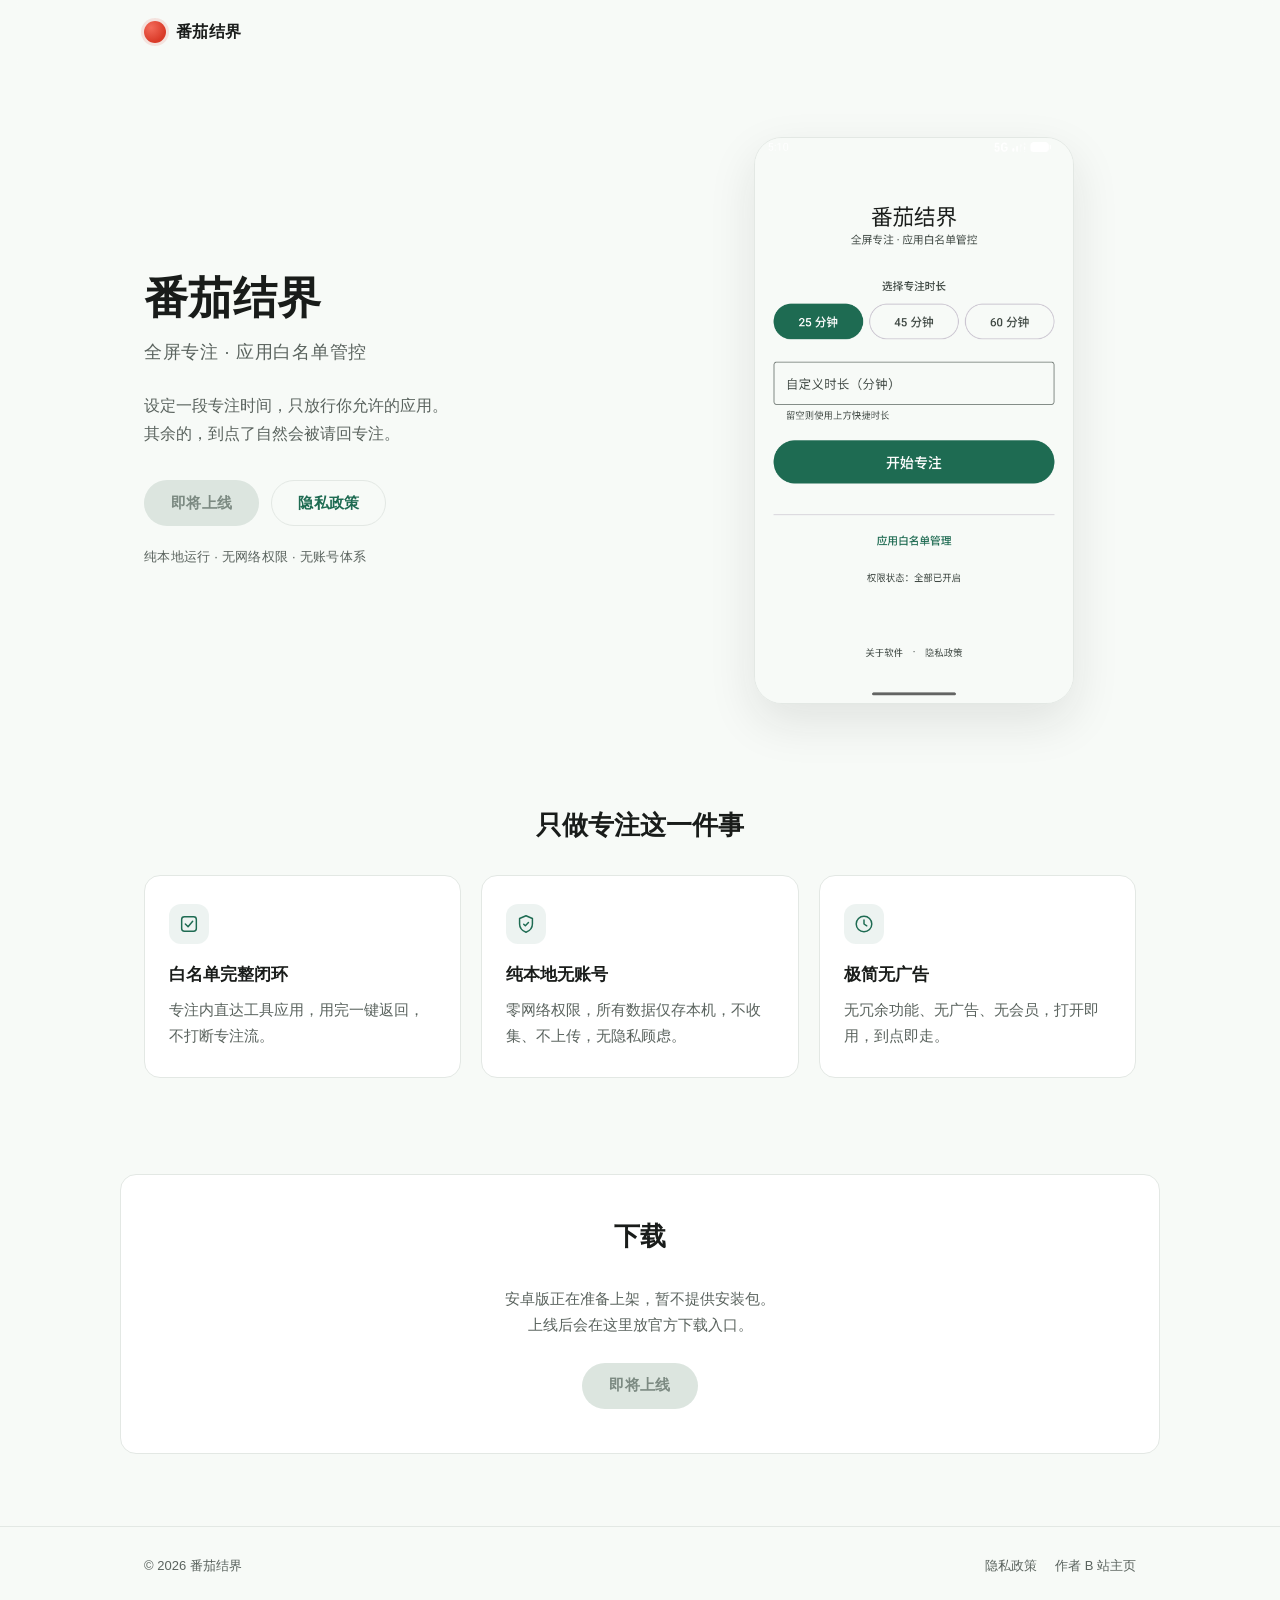
<file: index.html>
<!DOCTYPE html>
<html lang="zh-CN">
<head>
<meta charset="UTF-8">
<meta name="viewport" content="width=device-width, initial-scale=1.0">
<title>番茄结界 · 全屏专注，白名单管控</title>
<meta name="description" content="番茄结界是一款纯本地安卓专注工具：全屏番茄钟 + 应用白名单管控，零网络权限，所有数据仅保存在本机。">
<meta name="theme-color" content="#1E6B52">
<link rel="stylesheet" href="assets/css/style.css">
</head>
<body>

<header class="site-header">
  <div class="wrap header-inner">
    <a class="brand" href="./">
      <span class="brand-mark" aria-hidden="true"></span>
      <span class="brand-name">番茄结界</span>
    </a>
    <!-- 多语言位预留：后续加 <div class="lang-switch">…</div> -->
  </div>
</header>

<main>

  <section class="hero">
    <div class="wrap hero-inner">
      <div class="hero-copy">
        <h1>番茄结界</h1>
        <p class="hero-sub">全屏专注 · 应用白名单管控</p>
        <p class="hero-lead">
          设定一段专注时间，只放行你允许的应用。<br>
          其余的，到点了自然会被请回专注。
        </p>
        <div class="hero-actions">
          <span class="btn btn-primary is-disabled" aria-disabled="true">即将上线</span>
          <a class="btn btn-ghost" href="privacy/">隐私政策</a>
        </div>
        <p class="hero-note">纯本地运行 · 无网络权限 · 无账号体系</p>
      </div>
      <div class="hero-visual">
        <img src="assets/img/app-home.png" width="1080" height="1920"
             alt="番茄结界主界面：选择专注时长并开始专注" loading="eager">
      </div>
    </div>
  </section>

  <section class="features" id="features">
    <div class="wrap">
      <h2 class="section-title">只做专注这一件事</h2>
      <div class="feature-grid">

        <article class="feature">
          <span class="feature-icon" aria-hidden="true">
            <svg viewBox="0 0 24 24" fill="none" stroke="currentColor" stroke-width="1.6"
                 stroke-linecap="round" stroke-linejoin="round">
              <rect x="4" y="4" width="16" height="16" rx="3"></rect>
              <path d="M8 12l3 3 5-6"></path>
            </svg>
          </span>
          <h3>白名单完整闭环</h3>
          <p>专注内直达工具应用，用完一键返回，不打断专注流。</p>
        </article>

        <article class="feature">
          <span class="feature-icon" aria-hidden="true">
            <svg viewBox="0 0 24 24" fill="none" stroke="currentColor" stroke-width="1.6"
                 stroke-linecap="round" stroke-linejoin="round">
              <path d="M12 3l7 3v6c0 4.2-2.9 7.4-7 9-4.1-1.6-7-4.8-7-9V6l7-3z"></path>
              <path d="M9.5 12.2l1.8 1.8 3.4-3.6"></path>
            </svg>
          </span>
          <h3>纯本地无账号</h3>
          <p>零网络权限，所有数据仅存本机，不收集、不上传，无隐私顾虑。</p>
        </article>

        <article class="feature">
          <span class="feature-icon" aria-hidden="true">
            <svg viewBox="0 0 24 24" fill="none" stroke="currentColor" stroke-width="1.6"
                 stroke-linecap="round" stroke-linejoin="round">
              <circle cx="12" cy="12" r="8.5"></circle>
              <path d="M12 7.5V12l3 2"></path>
            </svg>
          </span>
          <h3>极简无广告</h3>
          <p>无冗余功能、无广告、无会员，打开即用，到点即走。</p>
        </article>

        <!-- 扩展位：产品对比模块（/compare/）建成后在此插入引导入口 -->
      </div>
    </div>
  </section>

  <section class="download" id="download">
    <div class="wrap download-inner">
      <h2 class="section-title">下载</h2>
      <p class="download-text">
        安卓版正在准备上架，暂不提供安装包。<br>
        上线后会在这里放官方下载入口。
      </p>
      <span class="btn btn-primary is-disabled" aria-disabled="true">即将上线</span>
      <!-- 扩展位：下载中心（/download/）建成后替换为多入口卡片 -->
    </div>
  </section>

</main>

<footer class="site-footer">
  <div class="wrap footer-inner">
    <p class="copyright">© 2026 番茄结界</p>
    <nav class="footer-nav" aria-label="页脚导航">
      <a href="privacy/">隐私政策</a>
      <a href="https://space.bilibili.com/168593217" target="_blank" rel="noopener">作者 B 站主页</a>
      <!--
        预留入口（对应页面建好后取消注释）：
        <a href="download/">下载中心</a>
        <a href="features/">功能详解</a>
        <a href="changelog/">更新日志</a>
        <a href="faq/">常见问题</a>
        <a href="feedback/">用户反馈</a>
        <a href="compare/">产品对比</a>
        <a href="docs/">开发者</a>
      -->
    </nav>
  </div>
</footer>

</body>
</html>
</file>
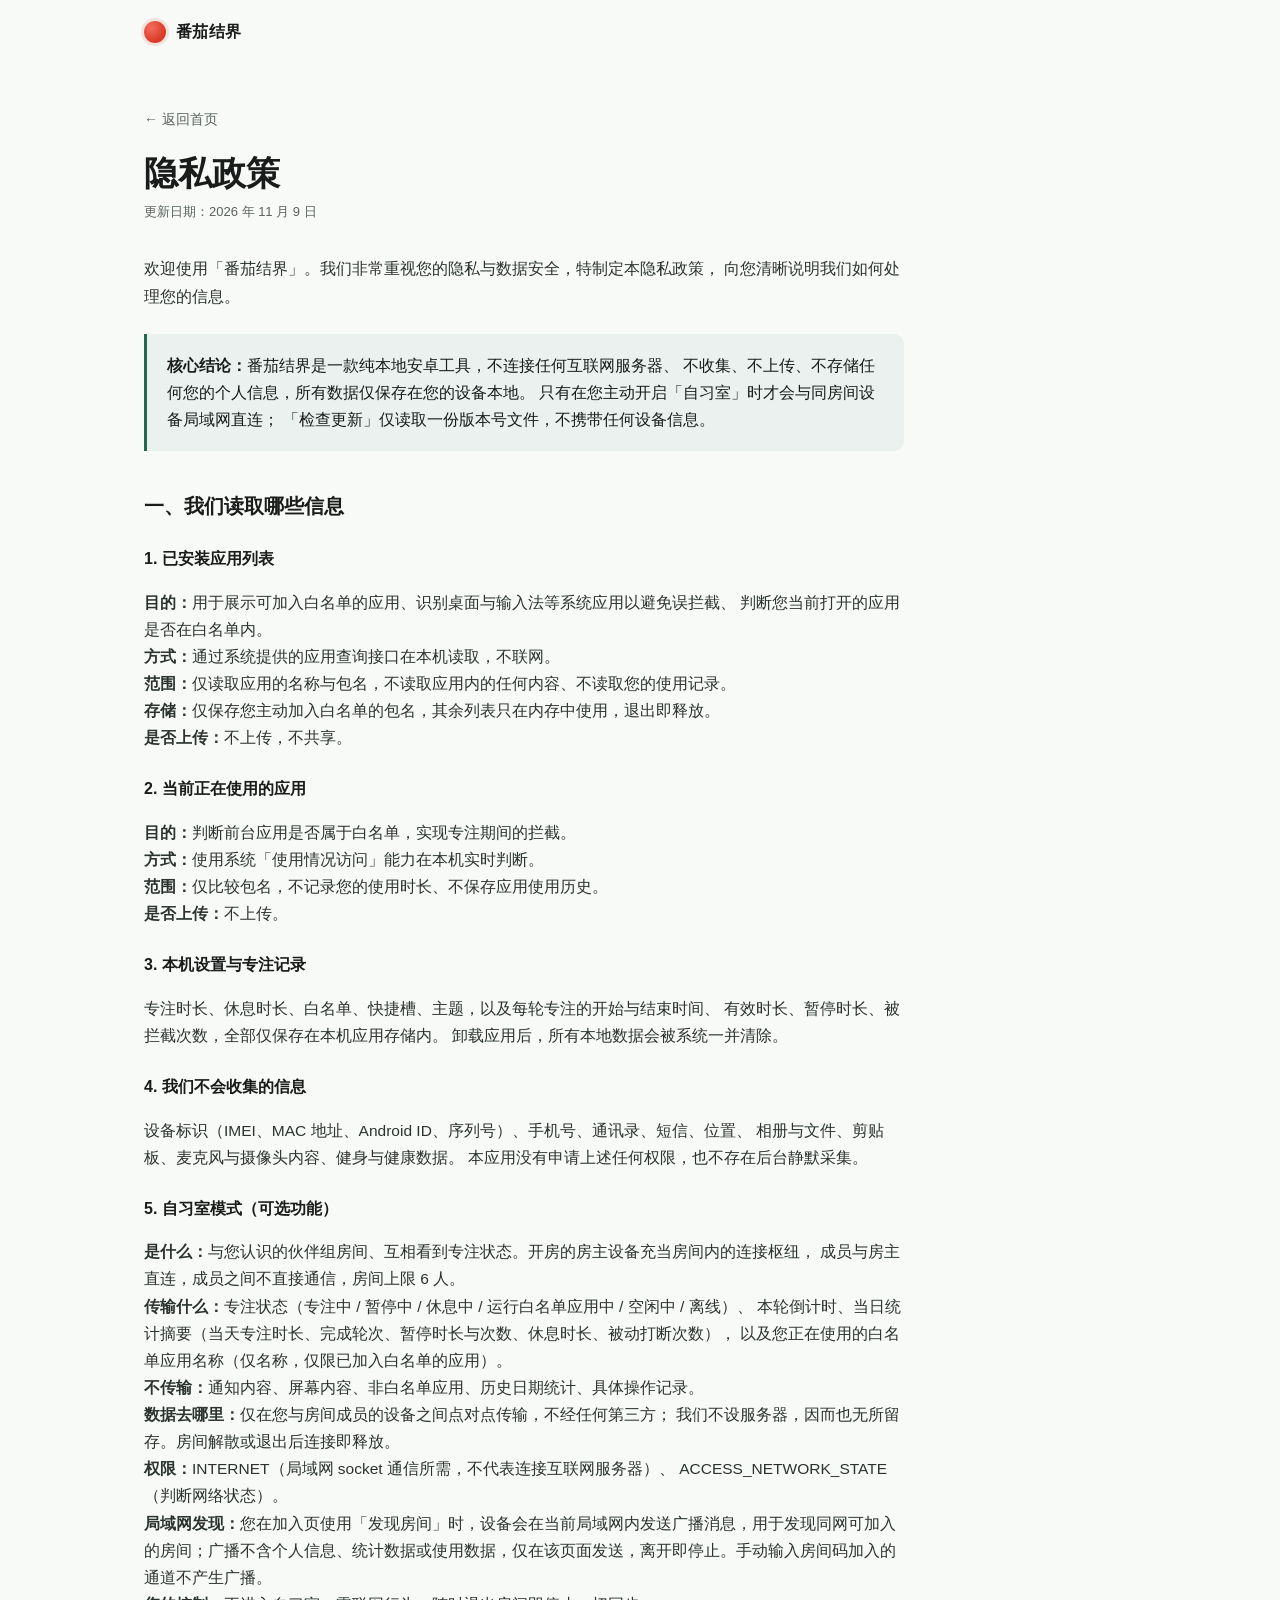
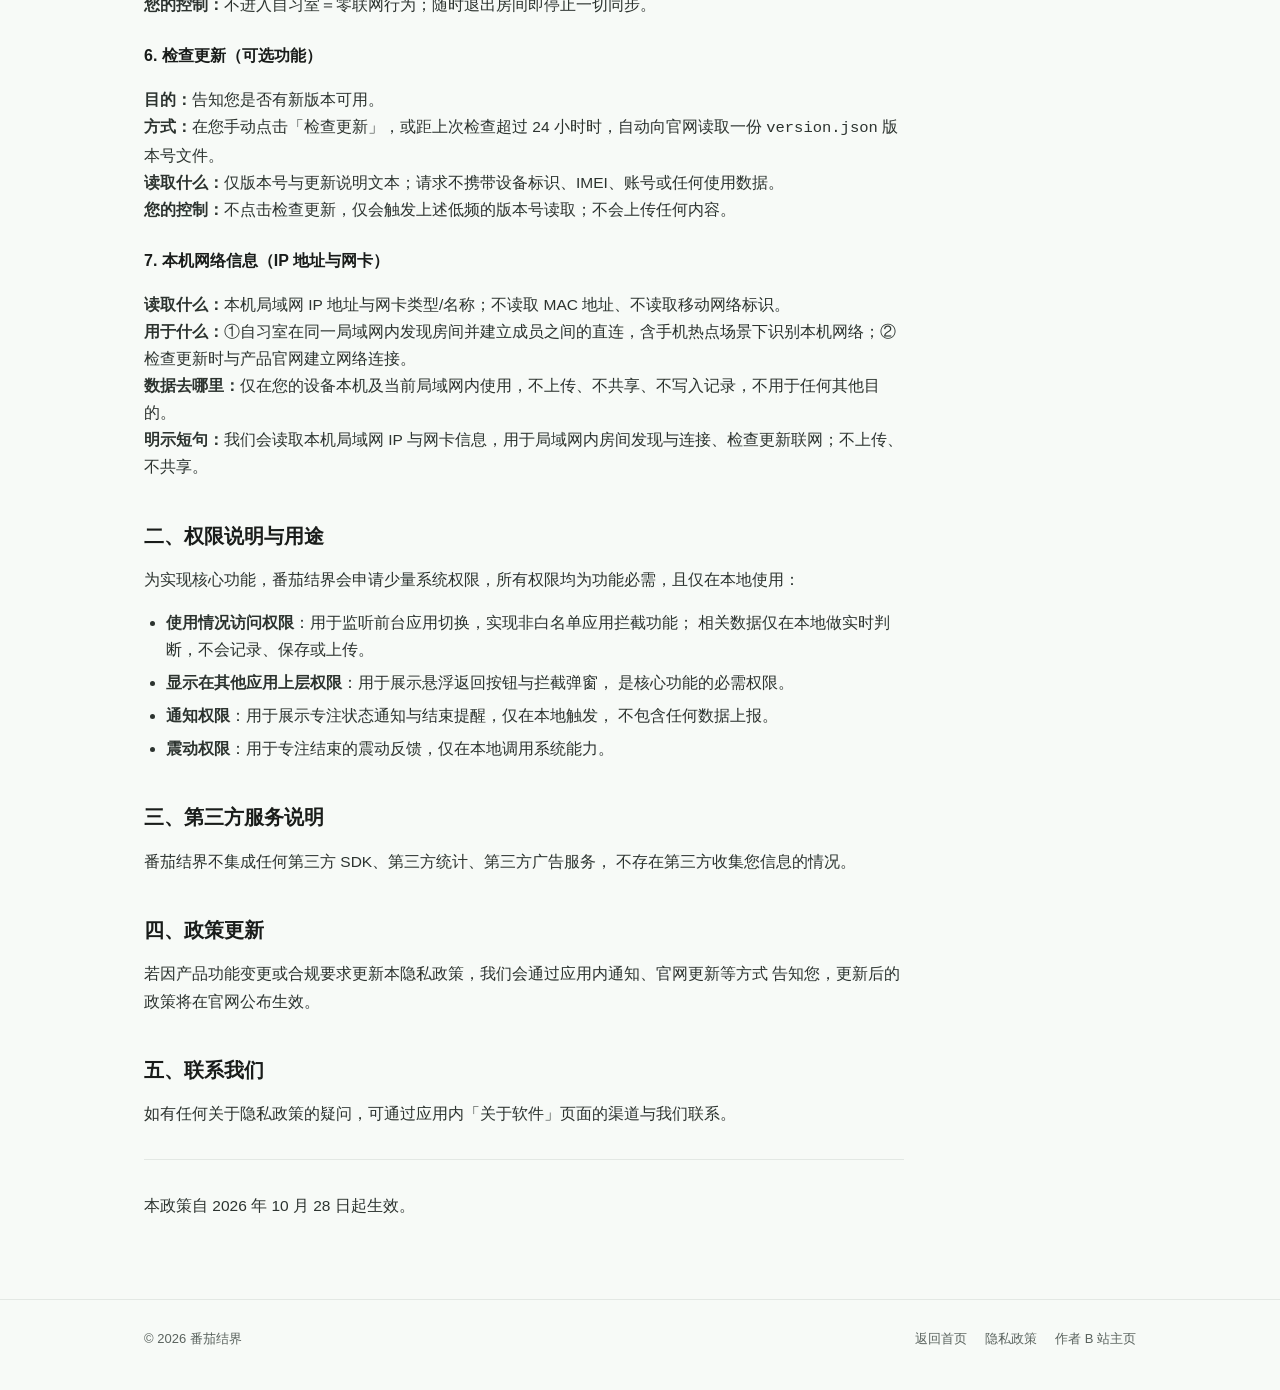
<file: privacy/index.html>
<!DOCTYPE html>
<html lang="zh-CN">
<head>
<meta charset="UTF-8">
<meta name="viewport" content="width=device-width, initial-scale=1.0">
<title>隐私政策 · 番茄结界</title>
<meta name="description" content="番茄结界隐私政策：纯本地安卓专注工具，不上传、不收集个人信息；仅在自习室与检查更新时产生必要的局域网点对点通信与版本号读取。">
<meta name="theme-color" content="#1E6B52">
<link rel="stylesheet" href="../assets/css/style.css">
</head>
<body>

<header class="site-header">
  <div class="wrap header-inner">
    <a class="brand" href="../">
      <span class="brand-mark" aria-hidden="true"></span>
      <span class="brand-name">番茄结界</span>
    </a>
  </div>
</header>

<main class="wrap">

  <div class="doc-header">
    <a class="doc-back" href="../">← 返回首页</a>
    <h1 class="doc-title">隐私政策</h1>
    <p class="doc-meta">更新日期：2026 年 11 月 9 日</p>
  </div>

  <article class="doc">

    <p>
      欢迎使用「番茄结界」。我们非常重视您的隐私与数据安全，特制定本隐私政策，
      向您清晰说明我们如何处理您的信息。
    </p>

    <div class="callout">
      <p>
        <strong>核心结论：</strong>番茄结界是一款纯本地安卓工具，不连接任何互联网服务器、
        不收集、不上传、不存储任何您的个人信息，所有数据仅保存在您的设备本地。
        只有在您主动开启「自习室」时才会与同房间设备局域网直连；
        「检查更新」仅读取一份版本号文件，不携带任何设备信息。
      </p>
    </div>

    <h2>一、我们读取哪些信息</h2>

    <h3>1. 已安装应用列表</h3>
    <p>
      <strong>目的：</strong>用于展示可加入白名单的应用、识别桌面与输入法等系统应用以避免误拦截、
      判断您当前打开的应用是否在白名单内。<br>
      <strong>方式：</strong>通过系统提供的应用查询接口在本机读取，不联网。<br>
      <strong>范围：</strong>仅读取应用的名称与包名，不读取应用内的任何内容、不读取您的使用记录。<br>
      <strong>存储：</strong>仅保存您主动加入白名单的包名，其余列表只在内存中使用，退出即释放。<br>
      <strong>是否上传：</strong>不上传，不共享。
    </p>

    <h3>2. 当前正在使用的应用</h3>
    <p>
      <strong>目的：</strong>判断前台应用是否属于白名单，实现专注期间的拦截。<br>
      <strong>方式：</strong>使用系统「使用情况访问」能力在本机实时判断。<br>
      <strong>范围：</strong>仅比较包名，不记录您的使用时长、不保存应用使用历史。<br>
      <strong>是否上传：</strong>不上传。
    </p>

    <h3>3. 本机设置与专注记录</h3>
    <p>
      专注时长、休息时长、白名单、快捷槽、主题，以及每轮专注的开始与结束时间、
      有效时长、暂停时长、被拦截次数，全部仅保存在本机应用存储内。
      卸载应用后，所有本地数据会被系统一并清除。
    </p>

    <h3>4. 我们不会收集的信息</h3>
    <p>
      设备标识（IMEI、MAC 地址、Android ID、序列号）、手机号、通讯录、短信、位置、
      相册与文件、剪贴板、麦克风与摄像头内容、健身与健康数据。
      本应用没有申请上述任何权限，也不存在后台静默采集。
    </p>

    <h3>5. 自习室模式（可选功能）</h3>
    <p>
      <strong>是什么：</strong>与您认识的伙伴组房间、互相看到专注状态。开房的房主设备充当房间内的连接枢纽，
      成员与房主直连，成员之间不直接通信，房间上限 6 人。<br>
      <strong>传输什么：</strong>专注状态（专注中 / 暂停中 / 休息中 / 运行白名单应用中 / 空闲中 / 离线）、
      本轮倒计时、当日统计摘要（当天专注时长、完成轮次、暂停时长与次数、休息时长、被动打断次数），
      以及您正在使用的白名单应用名称（仅名称，仅限已加入白名单的应用）。<br>
      <strong>不传输：</strong>通知内容、屏幕内容、非白名单应用、历史日期统计、具体操作记录。<br>
      <strong>数据去哪里：</strong>仅在您与房间成员的设备之间点对点传输，不经任何第三方；
      我们不设服务器，因而也无所留存。房间解散或退出后连接即释放。<br>
      <strong>权限：</strong>INTERNET（局域网 socket 通信所需，不代表连接互联网服务器）、
      ACCESS_NETWORK_STATE（判断网络状态）。<br>
      <strong>局域网发现：</strong>您在加入页使用「发现房间」时，设备会在当前局域网内发送广播消息，用于发现同网可加入的房间；广播不含个人信息、统计数据或使用数据，仅在该页面发送，离开即停止。手动输入房间码加入的通道不产生广播。<br>
      <strong>您的控制：</strong>不进入自习室＝零联网行为；随时退出房间即停止一切同步。

    <h3>6. 检查更新（可选功能）</h3>
    <p>
      <strong>目的：</strong>告知您是否有新版本可用。<br>
      <strong>方式：</strong>在您手动点击「检查更新」，或距上次检查超过 24 小时时，自动向官网读取一份
      <code>version.json</code> 版本号文件。<br>
      <strong>读取什么：</strong>仅版本号与更新说明文本；请求不携带设备标识、IMEI、账号或任何使用数据。<br>
      <strong>您的控制：</strong>不点击检查更新，仅会触发上述低频的版本号读取；不会上传任何内容。
    </p>

    <h3>7. 本机网络信息（IP 地址与网卡）</h3>
    <p>
      <strong>读取什么：</strong>本机局域网 IP 地址与网卡类型/名称；不读取 MAC 地址、不读取移动网络标识。<br>
      <strong>用于什么：</strong>①自习室在同一局域网内发现房间并建立成员之间的直连，含手机热点场景下识别本机网络；②检查更新时与产品官网建立网络连接。<br>
      <strong>数据去哪里：</strong>仅在您的设备本机及当前局域网内使用，不上传、不共享、不写入记录，不用于任何其他目的。<br>
      <strong>明示短句：</strong>我们会读取本机局域网 IP 与网卡信息，用于局域网内房间发现与连接、检查更新联网；不上传、不共享。
    </p>

    <h2>二、权限说明与用途</h2>
    <p>为实现核心功能，番茄结界会申请少量系统权限，所有权限均为功能必需，且仅在本地使用：</p>

    <ul>
      <li>
        <strong>使用情况访问权限</strong>：用于监听前台应用切换，实现非白名单应用拦截功能；
        相关数据仅在本地做实时判断，不会记录、保存或上传。
      </li>
      <li>
        <strong>显示在其他应用上层权限</strong>：用于展示悬浮返回按钮与拦截弹窗，
        是核心功能的必需权限。
      </li>
      <li>
        <strong>通知权限</strong>：用于展示专注状态通知与结束提醒，仅在本地触发，
        不包含任何数据上报。
      </li>
      <li>
        <strong>震动权限</strong>：用于专注结束的震动反馈，仅在本地调用系统能力。
      </li>
    </ul>

    <h2>三、第三方服务说明</h2>
    <p>
      番茄结界不集成任何第三方 SDK、第三方统计、第三方广告服务，
      不存在第三方收集您信息的情况。
    </p>

    <h2>四、政策更新</h2>
    <p>
      若因产品功能变更或合规要求更新本隐私政策，我们会通过应用内通知、官网更新等方式
      告知您，更新后的政策将在官网公布生效。
    </p>

    <h2>五、联系我们</h2>
    <p>
      如有任何关于隐私政策的疑问，可通过应用内「关于软件」页面的渠道与我们联系。
    </p>

    <hr>
    <p class="doc-meta">本政策自 2026 年 10 月 28 日起生效。</p>

  </article>

</main>

<footer class="site-footer">
  <div class="wrap footer-inner">
    <p class="copyright">© 2026 番茄结界</p>
    <nav class="footer-nav" aria-label="页脚导航">
      <a href="../">返回首页</a>
      <a href="./">隐私政策</a>
      <a href="https://space.bilibili.com/168593217" target="_blank" rel="noopener">作者 B 站主页</a>
    </nav>
  </div>
</footer>

</body>
</html>
</file>
<file: assets/css/style.css>
/* 番茄结界官网 · 全站样式
   设计约束：深绿 + 浅米白、大留白、无冗余装饰、纯本地无外部字体/CDN */

:root {
  --green:        #1E6B52;
  --green-strong: #175642;
  --bg:           #F7FAF7;
  --surface:      #FFFFFF;
  --text:         #191C1A;
  --text-muted:   #5A635E;
  --line:         #E3E8E4;
  --radius:       16px;
  --radius-sm:    10px;
  --wrap:         1040px;
  --font: -apple-system, BlinkMacSystemFont, "PingFang SC", "Hiragino Sans GB",
          "Microsoft YaHei", "Source Han Sans SC", sans-serif;
}

* { box-sizing: border-box; }

html { -webkit-text-size-adjust: 100%; }

body {
  margin: 0;
  background: var(--bg);
  color: var(--text);
  font-family: var(--font);
  font-size: 16px;
  line-height: 1.75;
  -webkit-font-smoothing: antialiased;
}

img { max-width: 100%; height: auto; display: block; }

a { color: var(--green); text-decoration: none; }
a:hover { color: var(--green-strong); }

.wrap {
  width: 100%;
  max-width: var(--wrap);
  margin: 0 auto;
  padding: 0 24px;
}

/* ---------------------------------------------------------------- 顶栏 */

.site-header {
  position: sticky;
  top: 0;
  z-index: 10;
  background: rgba(247, 250, 247, 0.88);
  backdrop-filter: saturate(1.4) blur(8px);
  border-bottom: 1px solid transparent;
}

.header-inner {
  display: flex;
  align-items: center;
  justify-content: space-between;
  height: 64px;
}

.brand {
  display: inline-flex;
  align-items: center;
  gap: 10px;
  color: var(--text);
  font-weight: 600;
  letter-spacing: 0.02em;
}

.brand-mark {
  width: 22px;
  height: 22px;
  border-radius: 50%;
  background: radial-gradient(circle at 32% 30%, #F36B5A, #D93A28 68%);
  box-shadow: 0 0 0 3px rgba(217, 58, 40, 0.12);
}

/* ---------------------------------------------------------------- 首屏 */

.hero { padding: 72px 0 40px; }

.hero-inner {
  display: grid;
  grid-template-columns: 1.05fr 0.95fr;
  gap: 56px;
  align-items: center;
}

.hero h1 {
  margin: 0 0 12px;
  font-size: 44px;
  line-height: 1.2;
  letter-spacing: 0.01em;
}

.hero-sub {
  margin: 0 0 24px;
  color: var(--text-muted);
  font-size: 18px;
  letter-spacing: 0.04em;
}

.hero-lead {
  margin: 0 0 32px;
  color: var(--text-muted);
  font-size: 16px;
}

.hero-actions {
  display: flex;
  flex-wrap: wrap;
  gap: 12px;
  margin-bottom: 20px;
}

.hero-note {
  margin: 0;
  color: var(--text-muted);
  font-size: 13px;
  letter-spacing: 0.02em;
}

.hero-visual img {
  width: 100%;
  max-width: 320px;
  margin: 0 auto;
  border-radius: 28px;
  border: 1px solid var(--line);
  box-shadow: 0 18px 48px rgba(25, 28, 26, 0.10);
}

/* ---------------------------------------------------------------- 按钮 */

.btn {
  display: inline-flex;
  align-items: center;
  justify-content: center;
  min-height: 46px;
  padding: 0 26px;
  border-radius: 999px;
  font-size: 15px;
  font-weight: 600;
  letter-spacing: 0.02em;
  border: 1px solid transparent;
  transition: background-color .18s ease, color .18s ease, border-color .18s ease;
}

.btn-primary {
  background: var(--green);
  color: #fff;
}
.btn-primary:hover { background: var(--green-strong); color: #fff; }

.btn-ghost {
  background: transparent;
  color: var(--green);
  border-color: var(--line);
}
.btn-ghost:hover { border-color: var(--green); }

.btn.is-disabled {
  background: #DCE5DF;
  color: #7C8A82;
  cursor: default;
  pointer-events: none;
}

/* ---------------------------------------------------------------- 亮点 */

.features { padding: 64px 0; }

.section-title {
  margin: 0 0 32px;
  font-size: 26px;
  line-height: 1.35;
  text-align: center;
}

.feature-grid {
  display: grid;
  grid-template-columns: repeat(3, 1fr);
  gap: 20px;
}

.feature {
  background: var(--surface);
  border: 1px solid var(--line);
  border-radius: var(--radius);
  padding: 28px 24px;
}

.feature-icon {
  display: inline-flex;
  align-items: center;
  justify-content: center;
  width: 40px;
  height: 40px;
  margin-bottom: 16px;
  border-radius: 12px;
  background: rgba(30, 107, 82, 0.08);
  color: var(--green);
}

.feature-icon svg { width: 22px; height: 22px; }

.feature h3 {
  margin: 0 0 8px;
  font-size: 17px;
}

.feature p {
  margin: 0;
  color: var(--text-muted);
  font-size: 14.5px;
}

/* ---------------------------------------------------------------- 下载 */

.download { padding: 32px 0 72px; }

.download-inner {
  background: var(--surface);
  border: 1px solid var(--line);
  border-radius: var(--radius);
  padding: 44px 32px;
  text-align: center;
}

.download-text {
  margin: 0 0 24px;
  color: var(--text-muted);
  font-size: 15px;
}

/* ---------------------------------------------------------------- 页脚 */

.site-footer {
  border-top: 1px solid var(--line);
  padding: 28px 0 40px;
}

.footer-inner {
  display: flex;
  flex-wrap: wrap;
  gap: 16px;
  align-items: center;
  justify-content: space-between;
}

.copyright {
  margin: 0;
  color: var(--text-muted);
  font-size: 13px;
}

.footer-nav {
  display: flex;
  flex-wrap: wrap;
  gap: 18px;
}

.footer-nav a {
  color: var(--text-muted);
  font-size: 13px;
}
.footer-nav a:hover { color: var(--green); }

/* ------------------------------------------------------------ 隐私政策页 */

.doc-header {
  padding: 40px 0 8px;
}

.doc-back {
  display: inline-flex;
  align-items: center;
  gap: 6px;
  color: var(--text-muted);
  font-size: 14px;
}
.doc-back:hover { color: var(--green); }

.doc-title {
  margin: 18px 0 6px;
  font-size: 34px;
  line-height: 1.3;
}

.doc-meta {
  margin: 0 0 8px;
  color: var(--text-muted);
  font-size: 13px;
}

.doc {
  padding-bottom: 72px;
  max-width: 760px;
}

.doc h2 {
  margin: 40px 0 12px;
  font-size: 20px;
  line-height: 1.5;
}

.doc h3 {
  margin: 24px 0 8px;
  font-size: 16px;
}

.doc p,
.doc li { color: #2C332F; font-size: 15.5px; }

.doc ul { padding-left: 22px; margin: 8px 0; }

.doc li { margin: 6px 0; }

.callout {
  margin: 24px 0;
  padding: 18px 20px;
  border-left: 3px solid var(--green);
  background: rgba(30, 107, 82, 0.06);
  border-radius: 0 var(--radius-sm) var(--radius-sm) 0;
}

.callout p { margin: 0; color: var(--text); }

.doc hr {
  border: none;
  border-top: 1px solid var(--line);
  margin: 32px 0;
}

/* ---------------------------------------------------------------- 404 */

.notice {
  padding: 120px 0;
  text-align: center;
}
.notice h1 { font-size: 30px; margin: 0 0 12px; }
.notice p { color: var(--text-muted); margin: 0 0 28px; }

/* ------------------------------------------------------------ 响应式 */

@media (max-width: 960px) {
  .hero-inner { grid-template-columns: 1fr; gap: 40px; }
  .hero { padding-top: 48px; text-align: center; }
  .hero-actions { justify-content: center; }
  .hero-visual img { max-width: 260px; }
  .hero h1 { font-size: 36px; }
  .feature-grid { grid-template-columns: 1fr; }
}

@media (max-width: 640px) {
  body { font-size: 15px; }
  .wrap { padding: 0 18px; }
  .hero { padding: 36px 0 24px; }
  .hero h1 { font-size: 30px; }
  .hero-sub { font-size: 16px; }
  .hero-visual img { max-width: 220px; }
  .section-title { font-size: 22px; margin-bottom: 24px; }
  .features { padding: 40px 0; }
  .download-inner { padding: 32px 20px; }
  .doc-title { font-size: 26px; }
  .doc h2 { font-size: 18px; }
  .footer-inner { flex-direction: column; align-items: flex-start; }
}

@media (prefers-reduced-motion: reduce) {
  * { transition: none !important; }
}
</file>
